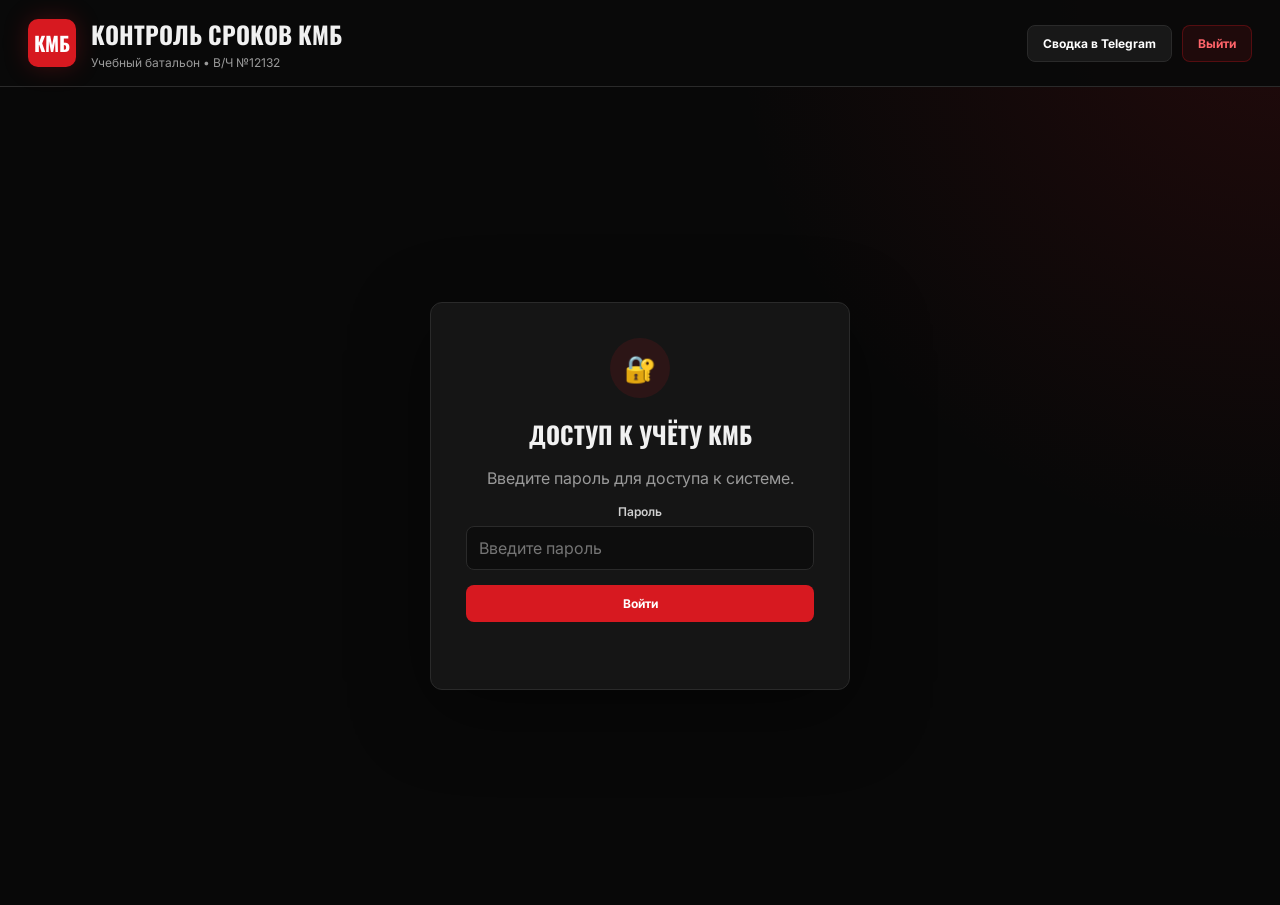
<file: index.html>
<!DOCTYPE html>
<html lang="ru">
<head>
    <meta charset="UTF-8">
    <meta name="viewport" content="width=device-width, initial-scale=1.0">
    <title>Контроль КМБ</title>
    <link rel="preconnect" href="https://fonts.googleapis.com">
    <link rel="preconnect" href="https://fonts.gstatic.com" crossorigin>
    <link href="https://fonts.googleapis.com/css2?family=Inter:wght@400;500;600;700;800&family=Oswald:wght@400;500;600;700&display=swap" rel="stylesheet">
    <link rel="stylesheet" href="kmb.css">
</head>
<body>
<div class="app">

    <header class="header">
        <div class="header__left">
            <div class="header__logo">КМБ</div>
            <div>
                <h1>Контроль сроков КМБ</h1>
                <p>Учебный батальон • В/Ч №12132</p>
            </div>
        </div>
        <div class="header__actions">
            <button id="digestBtn" class="btn btn--secondary">Сводка в Telegram</button>
            <button id="logoutBtn" class="btn btn--danger">Выйти</button>
        </div>
    </header>

    <!-- LOGIN -->
    <section id="loginPanel" class="login">
        <div class="login__box">
            <div class="login__icon">🔐</div>
            <h2>Доступ к учёту КМБ</h2>
            <p>Введите пароль для доступа к системе.</p>
            <div class="form-group">
                <label for="passwordInput">Пароль</label>
                <input id="passwordInput" type="password" placeholder="Введите пароль" autocomplete="current-password">
            </div>
            <button id="loginBtn" class="btn btn--primary btn--full">Войти</button>
            <div id="loginError" class="form-error"></div>
        </div>
    </section>

    <!-- MAIN -->
    <main id="mainPanel" class="main hidden">

        <section class="stats">
            <div class="stat-card stat-card--danger">
                <span class="stat-card__label">Срок вышел</span>
                <strong id="lateCount">0</strong>
            </div>
            <div class="stat-card stat-card--warning">
                <span class="stat-card__label">Меньше 24 часов</span>
                <strong id="soonCount">0</strong>
            </div>
            <div class="stat-card stat-card--success">
                <span class="stat-card__label">В срок</span>
                <strong id="okCount">0</strong>
            </div>
            <div class="stat-card">
                <span class="stat-card__label">Всего на контроле</span>
                <strong id="totalCount">0</strong>
            </div>
        </section>

        <section class="panel">

            <div class="tabs">
                <button class="tab active" data-filter="urgent">Срочные <span id="tabUrgentCount">0</span></button>
                <button class="tab" data-filter="kmb">КМБ / УКМБ <span id="tabKmbCount">0</span></button>
                <button class="tab" data-filter="nounit">Без подразделения <span id="tabNoUnitCount">0</span></button>
                <button class="tab" data-filter="all">Все <span id="tabAllCount">0</span></button>
            </div>

            <div class="toolbar">
                <div class="toolbar__item">
                    <label for="unitFilter">Подразделение</label>
                    <select id="unitFilter">
                        <option value="all">Все подразделения</option>
                        <option value="Учебная рота">Учебная рота</option>
                        <option value="Военная Академия">Военная Академия</option>
                        <option value="Временно Без Подразделения">Временно Без Подразделения</option>
                    </select>
                </div>
                <div class="toolbar__item">
                    <label for="sortSelect">Сортировка по дедлайну</label>
                    <select id="sortSelect">
                        <option value="least">Меньше времени → больше времени</option>
                        <option value="most">Больше времени → меньше времени</option>
                    </select>
                </div>
            </div>

            <div class="table-wrap">
                <table class="people-table">
                    <thead>
                        <tr>
                            <th>Военнослужащий</th>
                            <th>Статик</th>
                            <th>Звание</th>
                            <th>Подразделение</th>
                            <th>Составитель</th>
                            <th>Статус</th>
                            <th>Зачислен на КМБ</th>
                            <th>Зачислен в ВБП</th>
                            <th>Дедлайн</th>
                            <th>Осталось</th>
                            <th>Действия</th>
                        </tr>
                    </thead>
                    <tbody id="peopleBody"></tbody>
                </table>
            </div>

            <div id="emptyState" class="empty hidden">
                <div class="empty__icon">📋</div>
                <h3>Нет записей</h3>
                <p>В выбранной категории военнослужащих нет.</p>
            </div>
        </section>

        <!-- INGEST -->
        <section class="panel">
            <div class="panel__header">
                <div>
                    <h2>Загрузка журнала аудита</h2>
                    <p>Вставьте сюда сообщения аудита. Система сама найдёт нужные события.</p>
                </div>
            </div>

            <div class="notice notice--info">
                <strong>Учитываются:</strong>
                <ul>
                    <li>Учебная рота</li>
                    <li>Военная Академия</li>
                    <li>Временно Без Подразделения</li>
                </ul>
                <p>События по другим подразделениям игнорируются.</p>
                <p>«Сегодня» в аудите = дата, выбранная ниже; «Вчера» = день до неё.</p>
            </div>

            <div class="form-group">
                <label for="logInput">Сообщения журнала аудита</label>
                <textarea id="logInput" rows="16" placeholder="Вставьте сюда сообщения из журнала аудита..."></textarea>
            </div>

            <div class="form-row">
                <div class="form-group">
                    <label for="todayInput">Какая дата означает «Сегодня»</label>
                    <input id="todayInput" type="date">
                </div>
                <div class="form-group form-group--button">
                    <button id="ingestBtn" class="btn btn--primary">Обработать журнал</button>
                </div>
            </div>

            <div id="ingestResult" class="result hidden"></div>
        </section>

        <!-- REPORTS -->
        <section class="reports-panel">
            <div class="reports-panel__header">
                <div>
                    <h2 class="reports-panel__title">Отчёты</h2>
                    <p class="reports-panel__description">Сформируйте готовый текст для копирования.</p>
                </div>
            </div>

            <div class="reports-panel__buttons">
                <button type="button" class="report-button report-button--warning" id="generateNotificationReport">📢 Сформировать отчёт оповещения</button>
                <button type="button" class="report-button report-button--senior" id="generateSeniorReport">📋 Сформировать отчёт старшему составу</button>
            </div>

            <div class="report-result" id="reportResult" hidden>
                <div class="report-result__header">
                    <h3 id="reportResultTitle">Готовый отчёт</h3>
                    <button type="button" class="report-copy" id="copyReportButton">📋 Копировать</button>
                </div>
                <textarea id="reportText" class="report-text" readonly spellcheck="false"></textarea>
                <div class="report-result__status" id="reportCopyStatus"></div>
            </div>
        </section>

        <!-- SEED -->
        <section class="panel">
            <div class="panel__header">
                <div>
                    <h2>Первоначальное заполнение</h2>
                    <p>Используйте только для первичного переноса. Уже существующие военнослужащие не перезаписываются.</p>
                </div>
            </div>

            <div class="notice">
                <p>Формат одной строки:</p>
                <code>Ник | 123-456 | Рядовой | Учебная рота | 27.09.2026 19:58</code>
                <p>Для военнослужащего без подразделения:</p>
                <code>Ник | 123-456 | Младший сержант | Временно Без Подразделения | 27.09.2026 19:58</code>
            </div>

            <div class="form-group">
                <label for="seedInput">Список военнослужащих</label>
                <textarea id="seedInput" rows="8" placeholder="Каждый военнослужащий с новой строки..."></textarea>
            </div>

            <button id="seedBtn" class="btn btn--secondary">Импортировать состав</button>
            <div id="seedResult" class="result hidden"></div>
        </section>
    </main>
</div>

<!-- MODAL: EDIT -->
<div id="editModal" class="modal hidden" role="dialog" aria-modal="true" aria-labelledby="editModalTitle">
    <div class="modal__backdrop" data-close></div>
    <div class="modal__box">
        <div class="modal__header">
            <div>
                <h3 id="editModalTitle">Изменить данные</h3>
                <p id="editModalSubtitle"></p>
            </div>
            <button type="button" class="modal__x" data-close aria-label="Закрыть">✕</button>
        </div>

        <div class="form-group">
            <label for="editEnlisted">Дата зачисления на КМБ</label>
            <input id="editEnlisted" type="datetime-local">
        </div>

        <div class="form-group" id="editNoUnitGroup">
            <label for="editNoUnit">Дата зачисления в ВБП</label>
            <input id="editNoUnit" type="datetime-local">
        </div>

        <div class="form-group">
            <label for="editNote">Заметка</label>
            <textarea id="editNote" rows="3" placeholder="Необязательно"></textarea>
        </div>

        <div id="editModalError" class="form-error"></div>

        <div class="modal__footer">
            <button type="button" class="btn btn--secondary" data-close>Отмена</button>
            <button type="button" class="btn btn--primary" id="editSaveBtn">Сохранить</button>
        </div>
    </div>
</div>

<!-- MODAL: REMOVE -->
<div id="removeModal" class="modal hidden" role="dialog" aria-modal="true" aria-labelledby="removeModalTitle">
    <div class="modal__backdrop" data-close></div>
    <div class="modal__box modal__box--small">
        <div class="modal__header">
            <div>
                <h3 id="removeModalTitle">Удалить из учёта?</h3>
            </div>
            <button type="button" class="modal__x" data-close aria-label="Закрыть">✕</button>
        </div>

        <p class="modal__text" id="removeModalText"></p>

        <div id="removeModalError" class="form-error"></div>

        <div class="modal__footer">
            <button type="button" class="btn btn--secondary" data-close>Отмена</button>
            <button type="button" class="btn btn--danger" id="removeConfirmBtn">Удалить</button>
        </div>
    </div>
</div>

<script src="kmb.js"></script>
</body>
</html>
</file>
<file: kmb.css>
:root {
    --bg: #080808;
    --bg2: #101010;
    --panel: #151515;
    --panel2: #1b1b1b;
    --border: #2a2a2a;
    --text: #f1f1f1;
    --muted: #9a9a9a;
    --red: #d71920;
    --red-dark: #8f1116;
    --orange: #e58b22;
    --green: #35b96b;
    --blue: #4d91ff;
    --radius: 12px;
}

* { box-sizing: border-box; }

html { min-height: 100%; }

body {
    margin: 0;
    min-height: 100vh;
    background:
        radial-gradient(circle at top right, rgba(215, 25, 32, 0.12), transparent 35%),
        var(--bg);
    color: var(--text);
    font-family: "Inter", sans-serif;
}

button, input, textarea, select { font: inherit; }

button { cursor: pointer; }

.hidden { display: none !important; }

body.modal-open { overflow: hidden; }

/* =========================
   APP
========================= */
.app { min-height: 100vh; }

/* =========================
   HEADER
========================= */
.header {
    min-height: 82px;
    padding: 16px 28px;
    display: flex;
    align-items: center;
    justify-content: space-between;
    gap: 20px;
    border-bottom: 1px solid var(--border);
    background: rgba(10, 10, 10, 0.96);
    position: sticky;
    top: 0;
    z-index: 20;
}

.header__left {
    display: flex;
    align-items: center;
    gap: 15px;
}

.header__logo {
    width: 48px;
    height: 48px;
    display: flex;
    align-items: center;
    justify-content: center;
    border-radius: 10px;
    background: var(--red);
    color: white;
    font-family: "Oswald", sans-serif;
    font-size: 20px;
    font-weight: 700;
    box-shadow: 0 0 25px rgba(215, 25, 32, 0.25);
}

.header h1 {
    margin: 0;
    font-family: "Oswald", sans-serif;
    font-size: 24px;
    text-transform: uppercase;
}

.header p {
    margin: 3px 0 0;
    color: var(--muted);
    font-size: 12px;
}

.header__actions {
    display: flex;
    gap: 10px;
}

/* =========================
   MAIN
========================= */
.main {
    max-width: 1700px;
    margin: 0 auto;
    padding: 30px;
}

/* =========================
   LOGIN
========================= */
.login {
    min-height: calc(100vh - 82px);
    display: flex;
    align-items: center;
    justify-content: center;
    padding: 30px;
}

.login__box {
    width: 100%;
    max-width: 420px;
    padding: 35px;
    border: 1px solid var(--border);
    border-radius: var(--radius);
    background: var(--panel);
    box-shadow: 0 20px 80px rgba(0, 0, 0, 0.45);
    text-align: center;
}

.login__icon {
    width: 60px;
    height: 60px;
    margin: 0 auto 18px;
    display: flex;
    align-items: center;
    justify-content: center;
    border-radius: 50%;
    background: rgba(215, 25, 32, 0.12);
    font-size: 26px;
}

.login h2 {
    margin: 0 0 10px;
    font-family: "Oswald", sans-serif;
    text-transform: uppercase;
}

.login p { color: var(--muted); }

/* =========================
   STATS
========================= */
.stats {
    display: grid;
    grid-template-columns: repeat(4, minmax(0, 1fr));
    gap: 15px;
    margin-bottom: 20px;
}

.stat-card {
    padding: 20px;
    border: 1px solid var(--border);
    border-radius: var(--radius);
    background: var(--panel);
    position: relative;
    overflow: hidden;
}

.stat-card::before {
    content: "";
    position: absolute;
    left: 0;
    top: 0;
    bottom: 0;
    width: 3px;
    background: #555;
}

.stat-card--danger::before { background: var(--red); }
.stat-card--warning::before { background: var(--orange); }
.stat-card--success::before { background: var(--green); }

.stat-card__label {
    display: block;
    margin-bottom: 8px;
    color: var(--muted);
    font-size: 12px;
    text-transform: uppercase;
}

.stat-card strong {
    font-family: "Oswald", sans-serif;
    font-size: 34px;
}

/* =========================
   PANEL
========================= */
.panel {
    margin-bottom: 20px;
    padding: 20px;
    border: 1px solid var(--border);
    border-radius: var(--radius);
    background: var(--panel);
}

.panel__header {
    display: flex;
    align-items: center;
    justify-content: space-between;
    margin-bottom: 20px;
}

.panel__header h2 {
    margin: 0;
    font-family: "Oswald", sans-serif;
    text-transform: uppercase;
}

.panel__header p {
    margin: 5px 0 0;
    color: var(--muted);
    font-size: 13px;
}

/* =========================
   TABS
========================= */
.tabs {
    display: flex;
    gap: 8px;
    margin-bottom: 18px;
    overflow-x: auto;
}

.tab {
    padding: 10px 15px;
    border: 1px solid var(--border);
    border-radius: 8px;
    background: #101010;
    color: var(--muted);
    white-space: nowrap;
    transition: 0.2s;
}

.tab:hover {
    color: white;
    border-color: #444;
}

.tab.active {
    color: white;
    border-color: var(--red);
    background: rgba(215, 25, 32, 0.14);
}

.tab span {
    display: inline-flex;
    min-width: 20px;
    height: 20px;
    margin-left: 5px;
    align-items: center;
    justify-content: center;
    border-radius: 50%;
    background: #262626;
    font-size: 11px;
}

/* =========================
   TOOLBAR (фильтр и сортировка)
========================= */
.toolbar {
    display: flex;
    flex-wrap: wrap;
    gap: 15px;
    margin-bottom: 18px;
}

.toolbar__item { min-width: 240px; }

.toolbar__item label {
    display: block;
    margin-bottom: 6px;
    color: #cfcfcf;
    font-size: 12px;
    font-weight: 600;
}

.toolbar select {
    width: 100%;
    padding: 10px 12px;
    border: 1px solid var(--border);
    border-radius: 8px;
    outline: none;
    background: #0d0d0d;
    color: white;
    cursor: pointer;
}

.toolbar select:focus { border-color: var(--red); }

/* =========================
   TABLE
========================= */
.table-wrap {
    width: 100%;
    overflow-x: auto;
    border: 1px solid var(--border);
    border-radius: 8px;
}

.people-table {
    width: 100%;
    min-width: 1450px;
    border-collapse: collapse;
}

.people-table th {
    padding: 13px 12px;
    background: #101010;
    color: var(--muted);
    font-size: 11px;
    font-weight: 600;
    text-transform: uppercase;
    text-align: left;
    white-space: nowrap;
}

.people-table td {
    padding: 13px 12px;
    border-top: 1px solid var(--border);
    vertical-align: middle;
    font-size: 13px;
}

.people-table tbody tr { transition: background 0.15s; }

.people-table tbody tr:hover { background: rgba(255, 255, 255, 0.025); }

.person-name { font-weight: 600; }

.static {
    color: var(--muted);
    font-family: monospace;
}

.composer { line-height: 1.4; }

.composer__name { font-weight: 600; }

.composer__static {
    color: var(--muted);
    font-family: monospace;
    font-size: 11px;
}

.status {
    display: inline-flex;
    padding: 5px 8px;
    border-radius: 6px;
    font-size: 11px;
    font-weight: 700;
    white-space: nowrap;
}

.status--kmb {
    background: rgba(77, 145, 255, 0.12);
    color: #77acff;
}

.status--ukmb {
    background: rgba(163, 113, 247, 0.14);
    color: #b794f6;
}

.status--nounit {
    background: rgba(229, 139, 34, 0.13);
    color: #f2a447;
}

.status--unit {
    background: rgba(53, 185, 107, 0.12);
    color: #65d68e;
}

.deadline { white-space: nowrap; }
.deadline--late { color: #ff525a; }
.deadline--soon { color: #ffad42; }
.deadline--ok { color: #62d88c; }

.action-buttons {
    display: flex;
    gap: 6px;
}

.action-buttons button {
    padding: 7px 9px;
    border: 1px solid var(--border);
    border-radius: 6px;
    background: #101010;
    color: white;
    font-size: 11px;
}

.action-buttons button:hover { border-color: #555; }

.action-buttons .danger:hover {
    border-color: var(--red);
    color: #ff656b;
}

/* =========================
   EMPTY
========================= */
.empty {
    padding: 60px 20px;
    text-align: center;
    color: var(--muted);
}

.empty__icon {
    margin-bottom: 10px;
    font-size: 36px;
}

.empty h3 {
    margin: 0 0 5px;
    color: white;
}

/* =========================
   FORMS
========================= */
.form-group { margin-bottom: 15px; }

.form-group label {
    display: block;
    margin-bottom: 7px;
    color: #cfcfcf;
    font-size: 12px;
    font-weight: 600;
}

.form-group input,
.form-group textarea {
    width: 100%;
    padding: 11px 12px;
    border: 1px solid var(--border);
    border-radius: 8px;
    outline: none;
    background: #0d0d0d;
    color: white;
    transition: border-color 0.2s;
}

.form-group input:focus,
.form-group textarea:focus { border-color: var(--red); }

.form-group textarea {
    min-height: 160px;
    resize: vertical;
    font-family: monospace;
    font-size: 12px;
    line-height: 1.5;
}

.form-row {
    display: grid;
    grid-template-columns: minmax(200px, 300px) 1fr;
    gap: 15px;
    align-items: end;
}

.form-group--button { margin-bottom: 15px; }

/* =========================
   BUTTONS
========================= */
.btn {
    padding: 10px 15px;
    border: 1px solid transparent;
    border-radius: 8px;
    color: white;
    font-size: 12px;
    font-weight: 700;
    transition: 0.2s;
}

.btn:hover { transform: translateY(-1px); }

.btn:disabled {
    opacity: 0.6;
    cursor: wait;
    transform: none;
}

.btn--primary { background: var(--red); }
.btn--primary:hover { background: #ef252d; }

.btn--secondary {
    border-color: var(--border);
    background: #181818;
}

.btn--secondary:hover { border-color: #444; }

.btn--danger {
    border-color: rgba(215, 25, 32, 0.3);
    background: rgba(215, 25, 32, 0.1);
    color: #ff646a;
}

.btn--full { width: 100%; }

/* =========================
   NOTICES
========================= */
.notice {
    margin-bottom: 20px;
    padding: 15px;
    border: 1px solid var(--border);
    border-radius: 8px;
    background: #101010;
    color: var(--muted);
    font-size: 12px;
    line-height: 1.6;
}

.notice--info { border-color: rgba(77, 145, 255, 0.25); }

.notice strong { color: white; }

.notice ul {
    margin: 8px 0;
    padding-left: 20px;
}

.notice p { margin: 5px 0; }

.notice code {
    display: block;
    margin: 7px 0;
    padding: 8px 10px;
    border-radius: 5px;
    background: #080808;
    color: #ddd;
    overflow-x: auto;
}

/* =========================
   RESULT
========================= */
.result {
    margin-top: 15px;
    padding: 12px 14px;
    border: 1px solid var(--border);
    border-radius: 8px;
    background: #101010;
    font-size: 12px;
    line-height: 1.6;
}

.result.success { border-color: rgba(53, 185, 107, 0.35); }

.result.error {
    border-color: rgba(215, 25, 32, 0.4);
    color: #ff7176;
}

/* =========================
   ERROR
========================= */
.form-error {
    min-height: 20px;
    margin-top: 12px;
    color: #ff646a;
    font-size: 12px;
}

/* =========================
   MODALS
========================= */
.modal {
    position: fixed;
    inset: 0;
    z-index: 100;
    display: flex;
    align-items: center;
    justify-content: center;
    padding: 20px;
}

.modal__backdrop {
    position: absolute;
    inset: 0;
    background: rgba(0, 0, 0, 0.7);
    backdrop-filter: blur(3px);
}

.modal__box {
    position: relative;
    width: 100%;
    max-width: 480px;
    max-height: 90vh;
    overflow-y: auto;
    padding: 24px;
    border: 1px solid var(--border);
    border-radius: var(--radius);
    background: var(--panel);
    box-shadow: 0 20px 80px rgba(0, 0, 0, 0.6);
}

.modal__box--small { max-width: 420px; }

.modal__header {
    display: flex;
    align-items: flex-start;
    justify-content: space-between;
    gap: 12px;
    margin-bottom: 20px;
}

.modal__header h3 {
    margin: 0;
    font-family: "Oswald", sans-serif;
    font-size: 20px;
    text-transform: uppercase;
}

.modal__header p {
    margin: 5px 0 0;
    color: var(--muted);
    font-size: 12px;
}

.modal__x {
    padding: 4px 8px;
    border: none;
    border-radius: 6px;
    background: transparent;
    color: var(--muted);
    font-size: 16px;
}

.modal__x:hover {
    color: white;
    background: #222;
}

.modal__text {
    margin: 0 0 10px;
    color: #ddd;
    font-size: 14px;
    line-height: 1.6;
}

.modal__footer {
    display: flex;
    justify-content: flex-end;
    gap: 10px;
    margin-top: 10px;
}

.modal .form-group input { color-scheme: dark; }

.modal .form-group textarea {
    min-height: 80px;
    font-family: inherit;
    font-size: 13px;
}

/* =========================
   RESPONSIVE
========================= */
@media (max-width: 1000px) {
    .header {
        align-items: flex-start;
        flex-direction: column;
    }

    .header__actions { width: 100%; }

    .header__actions .btn { flex: 1; }

    .stats { grid-template-columns: repeat(2, 1fr); }

    .form-row { grid-template-columns: 1fr; }

    .form-group--button { margin-bottom: 0; }
}

@media (max-width: 600px) {
    .main { padding: 15px; }

    .header { padding: 14px 15px; }

    .header h1 { font-size: 19px; }

    .stats { grid-template-columns: 1fr; }

    .panel { padding: 14px; }

    .login { padding: 15px; }

    .login__box { padding: 25px 20px; }

    .toolbar__item {
        min-width: 100%;
        flex: 1;
    }
}

/* =========================================================
   ОТЧЁТЫ
========================================================= */
.reports-panel {
    margin-top: 24px;
    padding: 24px;
    border: 1px solid rgba(255, 255, 255, 0.08);
    border-radius: 16px;
    background: linear-gradient(145deg, rgba(255, 255, 255, 0.035), rgba(255, 255, 255, 0.015));
}

.reports-panel__header {
    display: flex;
    align-items: center;
    justify-content: space-between;
    gap: 20px;
    margin-bottom: 20px;
}

.reports-panel__title {
    margin: 0;
    font-size: 20px;
    font-weight: 700;
}

.reports-panel__description {
    margin: 6px 0 0;
    color: #8f939b;
    font-size: 13px;
}

.reports-panel__buttons {
    display: grid;
    grid-template-columns: repeat(2, minmax(0, 1fr));
    gap: 12px;
}

.report-button {
    min-height: 52px;
    padding: 12px 18px;
    border: 1px solid transparent;
    border-radius: 10px;
    color: #fff;
    font-family: inherit;
    font-size: 14px;
    font-weight: 700;
    cursor: pointer;
    transition: transform .15s ease, opacity .15s ease, border-color .15s ease;
}

.report-button:hover { transform: translateY(-2px); }

.report-button:disabled {
    opacity: .6;
    cursor: wait;
    transform: none;
}

.report-button--warning {
    background: linear-gradient(135deg, #8f3d12, #c25b17);
    border-color: rgba(255, 139, 50, .35);
}

.report-button--senior {
    background: linear-gradient(135deg, #30343b, #454b55);
    border-color: rgba(255, 255, 255, .14);
}

/* =========================================================
   ГОТОВЫЙ ОТЧЁТ
========================================================= */
.report-result {
    margin-top: 20px;
    padding: 18px;
    border-radius: 12px;
    border: 1px solid rgba(255, 255, 255, .08);
    background: rgba(0, 0, 0, .28);
}

.report-result__header {
    display: flex;
    align-items: center;
    justify-content: space-between;
    gap: 12px;
    margin-bottom: 12px;
}

.report-result__header h3 {
    margin: 0;
    font-size: 15px;
}

.report-copy {
    padding: 9px 14px;
    border: 1px solid rgba(255, 255, 255, .12);
    border-radius: 8px;
    background: rgba(255, 255, 255, .06);
    color: #fff;
    font-family: inherit;
    font-size: 13px;
    font-weight: 600;
    cursor: pointer;
}

.report-copy:hover { background: rgba(255, 255, 255, .1); }

.report-text {
    display: block;
    width: 100%;
    min-height: 420px;
    box-sizing: border-box;
    resize: vertical;
    padding: 16px;
    border: 1px solid rgba(255, 255, 255, .08);
    border-radius: 10px;
    background: #0b0d10;
    color: #e7e9ec;
    font-family: "Consolas", "Cascadia Mono", monospace;
    font-size: 13px;
    line-height: 1.55;
    outline: none;
}

.report-text:focus { border-color: rgba(255, 120, 40, .45); }

.report-result__status {
    min-height: 18px;
    margin-top: 8px;
    color: #7fd69a;
    font-size: 12px;
}

/* =========================================================
   АДАПТИВ
========================================================= */
@media (max-width: 700px) {
    .reports-panel { padding: 16px; }

    .reports-panel__buttons { grid-template-columns: 1fr; }

    .report-result__header {
        align-items: flex-start;
        flex-direction: column;
    }

    .report-copy { width: 100%; }

    .report-text {
        min-height: 350px;
        font-size: 12px;
    }
}

/* =========================================================
   AUDIT INGEST RESULT
========================================================= */
.ingest-summary { margin-bottom: 20px; }

.ingest-summary h3 { margin: 0 0 14px; }

.ingest-stats {
    display: flex;
    flex-wrap: wrap;
    gap: 8px;
}

.ingest-stats span {
    display: inline-flex;
    align-items: center;
    gap: 5px;
    padding: 8px 12px;
    border-radius: 8px;
    background: rgba(255, 255, 255, 0.06);
}

.ingest-stats strong { font-size: 16px; }

.ingest-group {
    margin-top: 18px;
    padding: 14px;
    border-radius: 10px;
    background: rgba(255, 255, 255, 0.04);
    border-left: 3px solid;
}

.ingest-group h3 {
    margin: 0 0 12px;
    font-size: 16px;
}

.ingest-group--success { border-left-color: #3fb950; }
.ingest-group--warning { border-left-color: #d29922; }
.ingest-group--danger { border-left-color: #f85149; }
.ingest-group--transfer { border-left-color: #db6d28; }
.ingest-group--muted { border-left-color: #8b949e; }
.ingest-group--duplicate { border-left-color: #a371f7; }

.ingest-list {
    display: flex;
    flex-direction: column;
    gap: 8px;
}

.ingest-item {
    padding: 11px 12px;
    border-radius: 7px;
    background: rgba(0, 0, 0, 0.15);
    line-height: 1.5;
}

.ingest-item strong { margin-right: 7px; }

.ingest-item code {
    font-family: monospace;
    padding: 2px 5px;
    border-radius: 4px;
    background: rgba(255, 255, 255, 0.08);
}

.ingest-message { margin-top: 4px; }

.old-value { opacity: 0.65; }

.ingest-empty {
    margin-top: 18px;
    padding: 12px;
    opacity: 0.7;
}
</file>
